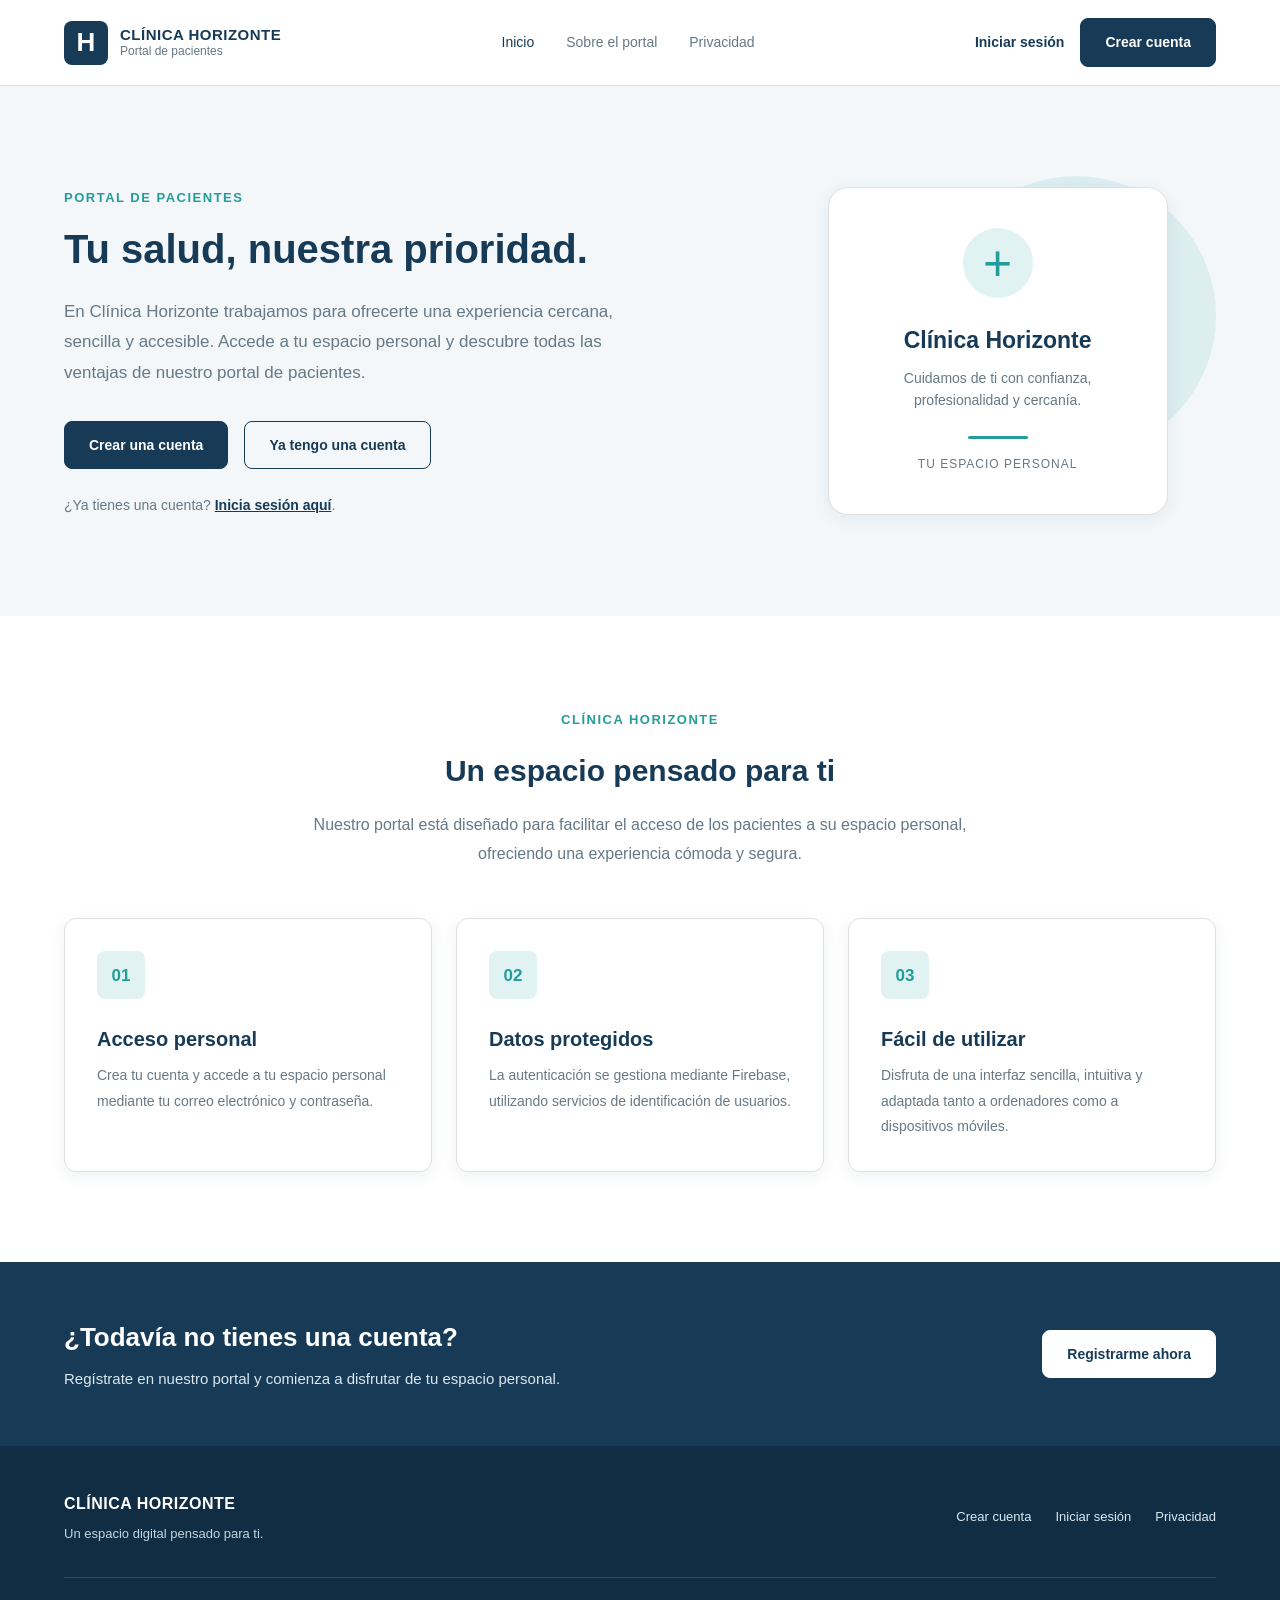
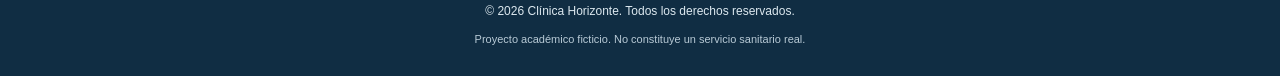
<file: index.html>
<!DOCTYPE html>
<html lang="es">

<head>
    <meta charset="UTF-8">
    <meta name="viewport" content="width=device-width, initial-scale=1.0">

    <meta name="description" content="Portal de pacientes de Clínica Horizonte. Accede a tu cuenta o crea un nuevo perfil.">

    <title>Clínica Horizonte | Portal de pacientes</title>

    <!-- Hoja de estilos principal -->
    <link rel="stylesheet" href="css/styles.css">

</head>

<body>

    <!-- CABECERA -->
    <header class="cabecera">

        <div class="contenedor cabecera-contenido">

            <!-- Identidad de la clínica -->
            <a href="index.html" class="identidad" aria-label="Clínica Horizonte, página de inicio">

                <span class="logo">H</span>

                <span class="nombre-clinica">
                    <strong>CLÍNICA HORIZONTE</strong>
                    <small>Portal de pacientes</small>
                </span>

            </a>

            <!-- Navegación principal -->
            <nav class="navegacion" aria-label="Navegación principal">

                <a href="index.html" class="enlace-activo">Inicio</a>

                <a href="#sobre-nosotros">Sobre el portal</a>

                <a href="#privacidad">Privacidad</a>

            </nav>

            <!-- Acceso a usuarios -->
            <div class="acceso-usuarios">

                <a href="login.html" class="enlace-login">
                    Iniciar sesión
                </a>

                <a href="registro.html" class="boton boton-principal">
                    Crear cuenta
                </a>

            </div>

        </div>

    </header>


    <!-- CONTENIDO PRINCIPAL -->
    <main>

        <!-- SECCIÓN DE BIENVENIDA -->
        <section class="hero">

            <div class="contenedor hero-contenido">

                <div class="hero-texto">

                    <span class="etiqueta-hero">
                        PORTAL DE PACIENTES
                    </span>

                    <h1>
                        Tu salud, nuestra prioridad.
                    </h1>

                    <p>
                        En Clínica Horizonte trabajamos para ofrecerte
                        una experiencia cercana, sencilla y accesible.
                        Accede a tu espacio personal y descubre todas
                        las ventajas de nuestro portal de pacientes.
                    </p>

                    <div class="hero-botones">

                        <a href="registro.html" class="boton boton-principal">
                            Crear una cuenta
                        </a>

                        <a href="login.html" class="boton boton-secundario">
                            Ya tengo una cuenta
                        </a>

                    </div>

                    <p class="texto-auxiliar">
                        ¿Ya tienes una cuenta?
                        <a href="login.html">Inicia sesión aquí</a>.
                    </p>

                </div>

                <!-- Elemento visual de bienvenida -->
                <div class="hero-visual" aria-hidden="true">

                    <div class="tarjeta-visual">

                        <div class="icono-visual">
                            +
                        </div>

                        <h2>Clínica Horizonte</h2>

                        <p>
                            Cuidamos de ti con confianza,
                            profesionalidad y cercanía.
                        </p>

                        <div class="linea-decorativa"></div>

                        <span>Tu espacio personal</span>

                    </div>

                    <div class="circulo-decorativo"></div>

                </div>

            </div>

        </section>


        <!-- SECCIÓN INFORMATIVA -->
        <section class="sobre-nosotros" id="sobre-nosotros">

            <div class="contenedor">

                <div class="titulo-seccion">

                    <span class="etiqueta-seccion">
                        CLÍNICA HORIZONTE
                    </span>

                    <h2>Un espacio pensado para ti</h2>

                    <p>
                        Nuestro portal está diseñado para facilitar
                        el acceso de los pacientes a su espacio personal,
                        ofreciendo una experiencia cómoda y segura.
                    </p>

                </div>


                <div class="tarjetas-caracteristicas">

                    <!-- Tarjeta 1 -->
                    <article class="tarjeta-caracteristica">

                        <div class="icono-caracteristica">
                            <span aria-hidden="true">01</span>
                        </div>

                        <h3>Acceso personal</h3>

                        <p>
                            Crea tu cuenta y accede a tu espacio
                            personal mediante tu correo electrónico
                            y contraseña.
                        </p>

                    </article>


                    <!-- Tarjeta 2 -->
                    <article class="tarjeta-caracteristica">

                        <div class="icono-caracteristica">
                            <span aria-hidden="true">02</span>
                        </div>

                        <h3>Datos protegidos</h3>

                        <p>
                            La autenticación se gestiona mediante
                            Firebase, utilizando servicios de
                            identificación de usuarios.
                        </p>

                    </article>


                    <!-- Tarjeta 3 -->
                    <article class="tarjeta-caracteristica">

                        <div class="icono-caracteristica">
                            <span aria-hidden="true">03</span>
                        </div>

                        <h3>Fácil de utilizar</h3>

                        <p>
                            Disfruta de una interfaz sencilla,
                            intuitiva y adaptada tanto a ordenadores
                            como a dispositivos móviles.
                        </p>

                    </article>

                </div>

            </div>

        </section>


        <!-- SECCIÓN DE ACCESO -->
        <section class="seccion-acceso">

            <div class="contenedor acceso-contenido">

                <div>

                    <h2>¿Todavía no tienes una cuenta?</h2>

                    <p>
                        Regístrate en nuestro portal y comienza
                        a disfrutar de tu espacio personal.
                    </p>

                </div>

                <a href="registro.html" class="boton boton-claro">
                    Registrarme ahora
                </a>

            </div>

        </section>

    </main>


    <!-- PIE DE PÁGINA -->
    <footer class="pie-pagina" id="privacidad">

        <div class="contenedor pie-contenido">

            <div class="pie-identidad">

                <strong>CLÍNICA HORIZONTE</strong>

                <p>
                    Un espacio digital pensado para ti.
                </p>

            </div>


            <div class="pie-enlaces">

                <a href="registro.html">Crear cuenta</a>

                <a href="login.html">Iniciar sesión</a>

                <a href="#privacidad">Privacidad</a>

            </div>


            <div class="pie-informacion">

                <p>
                    © 2026 Clínica Horizonte.
                    Todos los derechos reservados.
                </p>

                <small>
                    Proyecto académico ficticio.
                    No constituye un servicio sanitario real.
                </small>

            </div>

        </div>

    </footer>

</body>

</html>
</file>
<file: css/styles.css>
/* ==========================================
   1. VARIABLES Y CONFIGURACIÓN GENERAL
========================================== */

:root {
    /* Colores principales */
    --color-primary: #173B57;
    --color-secondary: #249D9A;

    /* Fondos */
    --color-background: #F3F7FA;
    --color-surface: #FFFFFF;

    /* Textos */
    --color-text: #333333;
    --color-text-secondary: #667985;

    /* Estados */
    --color-border: #E0E0E0;
    --color-error: #D32F2F;
    --color-error-background: #FFEBEE;
    --color-success: #388E3C;
    --color-success-background: #E8F5E9;

    /* Tipografía */
    --font-family: 'Inter', 'Roboto', 'Helvetica Neue', Arial, sans-serif;

    /* Espaciados */
    --spacing-xs: 4px;
    --spacing-s: 8px;
    --spacing-m: 16px;
    --spacing-l: 24px;
    --spacing-xl: 32px;
    --spacing-xxl: 48px;

    /* Bordes */
    --radius-small: 4px;
    --radius-medium: 8px;
    --radius-large: 12px;

    /* Sombras */
    --shadow-card: 0 4px 16px rgba(23, 59, 87, 0.08);
    --shadow-hover: 0 8px 24px rgba(23, 59, 87, 0.12);

    /* Transiciones */
    --transition: 0.3s ease;
}


/* ==========================================
   2. RESETEO Y ESTILOS GENERALES
========================================== */

* {
    margin: 0;
    padding: 0;
    box-sizing: border-box;
}

html {
    scroll-behavior: smooth;
}

body {
    font-family: var(--font-family);
    font-size: 16px;
    font-weight: 400;
    line-height: 1.6;
    color: var(--color-text);
    background-color: var(--color-background);
}

a {
    color: var(--color-primary);
    text-decoration: none;
    transition: var(--transition);
}

a:hover {
    color: var(--color-secondary);
}

button,
input,
select,
textarea {
    font-family: inherit;
}

button,
a {
    -webkit-tap-highlight-color: transparent;
}

.contenedor {
    width: 90%;
    max-width: 1200px;
    margin: 0 auto;
}


/* ==========================================
   3. BOTONES GENERALES
========================================== */

.boton {
    display: inline-flex;
    align-items: center;
    justify-content: center;
    min-height: 48px;
    padding: 12px 24px;
    border-radius: var(--radius-medium);
    font-size: 14px;
    font-weight: 600;
    text-align: center;
    cursor: pointer;
    transition: var(--transition);
}

.boton-principal {
    color: var(--color-surface);
    background-color: var(--color-primary);
    border: 1px solid var(--color-primary);
}

.boton-principal:hover {
    color: var(--color-surface);
    background-color: var(--color-secondary);
    border-color: var(--color-secondary);
    transform: translateY(-2px);
}

.boton-secundario {
    color: var(--color-primary);
    background-color: transparent;
    border: 1px solid var(--color-primary);
}

.boton-secundario:hover {
    color: var(--color-primary);
    background-color: #E0F2F1;
}

.boton-claro {
    color: var(--color-primary);
    background-color: var(--color-surface);
    border: 1px solid var(--color-surface);
}

.boton-claro:hover {
    color: var(--color-primary);
    background-color: #E0F2F1;
    transform: translateY(-2px);
}

.boton:focus-visible,
a:focus-visible {
    outline: 2px solid var(--color-secondary);
    outline-offset: 4px;
}


/* ==========================================
   4. CABECERA Y NAVEGACIÓN
========================================== */

.cabecera {
    width: 100%;
    background-color: var(--color-surface);
    border-bottom: 1px solid var(--color-border);
}

.cabecera-contenido {
    min-height: 85px;
    display: flex;
    align-items: center;
    justify-content: space-between;
    gap: var(--spacing-l);
}

/* Identidad de la clínica */

.identidad {
    display: flex;
    align-items: center;
    gap: 12px;
    color: var(--color-primary);
}

.identidad:hover {
    color: var(--color-primary);
}

.logo {
    width: 44px;
    height: 44px;
    display: flex;
    align-items: center;
    justify-content: center;
    border-radius: var(--radius-medium);
    background-color: var(--color-primary);
    color: var(--color-surface);
    font-size: 26px;
    font-weight: 700;
}

.nombre-clinica {
    display: flex;
    flex-direction: column;
    line-height: 1.3;
}

.nombre-clinica strong {
    font-size: 15px;
    letter-spacing: 0.5px;
}

.nombre-clinica small {
    color: var(--color-text-secondary);
    font-size: 12px;
}

/* Navegación */

.navegacion {
    display: flex;
    align-items: center;
    gap: var(--spacing-xl);
}

.navegacion a {
    color: var(--color-text-secondary);
    font-size: 14px;
    font-weight: 500;
}

.navegacion a:hover,
.navegacion .enlace-activo {
    color: var(--color-primary);
}

/* Acceso a usuarios */

.acceso-usuarios {
    display: flex;
    align-items: center;
    gap: var(--spacing-m);
}

.enlace-login {
    font-size: 14px;
    font-weight: 600;
}


/* ==========================================
   5. SECCIÓN PRINCIPAL (HERO)
========================================== */

.hero {
    position: relative;
    overflow: hidden;
    padding: 90px 0;
    background-color: var(--color-background);
}

.hero-contenido {
    display: grid;
    grid-template-columns: 1.2fr 0.8fr;
    align-items: center;
    gap: 60px;
}

/* Texto principal */

.hero-texto {
    max-width: 650px;
}

.etiqueta-hero,
.etiqueta-seccion {
    display: inline-block;
    color: var(--color-secondary);
    font-size: 13px;
    font-weight: 700;
    letter-spacing: 1.5px;
}

.etiqueta-hero {
    margin-bottom: var(--spacing-m);
}

.hero-texto h1 {
    max-width: 600px;
    margin-bottom: var(--spacing-l);
    color: var(--color-primary);
    font-size: 40px;
    font-weight: 700;
    line-height: 1.2;
}

.hero-texto > p {
    max-width: 570px;
    margin-bottom: var(--spacing-xl);
    color: var(--color-text-secondary);
    font-size: 17px;
    line-height: 1.8;
}

.hero-botones {
    display: flex;
    flex-wrap: wrap;
    gap: var(--spacing-m);
}

.hero-texto .texto-auxiliar {
    margin-top: var(--spacing-l);
    margin-bottom: 0;
    font-size: 14px;
}

.texto-auxiliar a {
    color: var(--color-primary);
    font-weight: 600;
    text-decoration: underline;
}


/* ==========================================
   6. ELEMENTO VISUAL DECORATIVO
========================================== */

.hero-visual {
    position: relative;
    min-height: 350px;
    display: flex;
    align-items: center;
    justify-content: center;
}

.tarjeta-visual {
    position: relative;
    z-index: 2;
    width: 340px;
    min-height: 270px;
    display: flex;
    flex-direction: column;
    align-items: center;
    justify-content: center;
    padding: 40px;
    background-color: var(--color-surface);
    border: 1px solid var(--color-border);
    border-radius: 20px;
    box-shadow: var(--shadow-card);
    text-align: center;
}

.icono-visual {
    width: 70px;
    height: 70px;
    display: flex;
    align-items: center;
    justify-content: center;
    margin-bottom: var(--spacing-l);
    border-radius: 50%;
    background-color: #E0F2F1;
    color: var(--color-secondary);
    font-size: 50px;
    font-weight: 300;
}

.tarjeta-visual h2 {
    margin-bottom: var(--spacing-s);
    color: var(--color-primary);
    font-size: 23px;
}

.tarjeta-visual p {
    margin-bottom: var(--spacing-l);
    color: var(--color-text-secondary);
    font-size: 14px;
}

.linea-decorativa {
    width: 60px;
    height: 3px;
    margin-bottom: var(--spacing-m);
    border-radius: 10px;
    background-color: var(--color-secondary);
}

.tarjeta-visual span {
    color: var(--color-text-secondary);
    font-size: 12px;
    font-weight: 500;
    letter-spacing: 1px;
    text-transform: uppercase;
}

.circulo-decorativo {
    position: absolute;
    top: 0;
    right: 0;
    width: 280px;
    height: 280px;
    border-radius: 50%;
    background-color: rgba(36, 157, 154, 0.10);
}


/* ==========================================
   7. SECCIÓN SOBRE EL PORTAL
========================================== */

.sobre-nosotros {
    padding: 90px 0;
    background-color: var(--color-surface);
}

.titulo-seccion {
    max-width: 700px;
    margin: 0 auto 50px;
    text-align: center;
}

.etiqueta-seccion {
    margin-bottom: var(--spacing-m);
}

.titulo-seccion h2 {
    margin-bottom: var(--spacing-m);
    color: var(--color-primary);
    font-size: 30px;
    font-weight: 600;
}

.titulo-seccion p {
    color: var(--color-text-secondary);
    font-size: 16px;
    line-height: 1.8;
}


/* ==========================================
   8. TARJETAS DE CARACTERÍSTICAS
========================================== */

.tarjetas-caracteristicas {
    display: grid;
    grid-template-columns: repeat(3, 1fr);
    gap: var(--spacing-l);
}

.tarjeta-caracteristica {
    padding: 32px;
    background-color: var(--color-surface);
    border: 1px solid var(--color-border);
    border-radius: var(--radius-large);
    box-shadow: var(--shadow-card);
    transition: var(--transition);
}

.tarjeta-caracteristica:hover {
    border-color: var(--color-primary);
    box-shadow: var(--shadow-hover);
    transform: translateY(-5px);
}

.icono-caracteristica {
    width: 48px;
    height: 48px;
    display: flex;
    align-items: center;
    justify-content: center;
    margin-bottom: var(--spacing-l);
    border-radius: var(--radius-medium);
    background-color: #E0F2F1;
    color: var(--color-secondary);
    font-size: 17px;
    font-weight: 700;
}

.tarjeta-caracteristica h3 {
    margin-bottom: var(--spacing-s);
    color: var(--color-primary);
    font-size: 20px;
    font-weight: 600;
}

.tarjeta-caracteristica p {
    color: var(--color-text-secondary);
    font-size: 14px;
    line-height: 1.8;
}


/* ==========================================
   9. SECCIÓN DE ACCESO AL REGISTRO
========================================== */

.seccion-acceso {
    padding: 55px 0;
    background-color: var(--color-primary);
    color: var(--color-surface);
}

.acceso-contenido {
    display: flex;
    align-items: center;
    justify-content: space-between;
    gap: var(--spacing-xl);
}

.acceso-contenido h2 {
    margin-bottom: var(--spacing-s);
    font-size: 26px;
    font-weight: 600;
}

.acceso-contenido p {
    color: #DCE8EF;
    font-size: 15px;
}


/* ==========================================
   10. PIE DE PÁGINA
========================================== */

.pie-pagina {
    padding: 45px 0 25px;
    background-color: #102D43;
    color: var(--color-surface);
}

.pie-contenido {
    display: grid;
    grid-template-columns: 1fr 1fr;
    gap: var(--spacing-xl);
}

.pie-identidad strong {
    font-size: 16px;
    letter-spacing: 0.5px;
}

.pie-identidad p {
    margin-top: var(--spacing-s);
    color: #C5D4DE;
    font-size: 13px;
}

.pie-enlaces {
    display: flex;
    align-items: center;
    justify-content: flex-end;
    flex-wrap: wrap;
    gap: var(--spacing-l);
}

.pie-enlaces a {
    color: #DCE8EF;
    font-size: 13px;
}

.pie-enlaces a:hover {
    color: var(--color-secondary);
}

.pie-informacion {
    grid-column: 1 / -1;
    padding-top: var(--spacing-l);
    border-top: 1px solid rgba(255, 255, 255, 0.15);
    text-align: center;
}

.pie-informacion p {
    margin-bottom: var(--spacing-xs);
    color: #DCE8EF;
    font-size: 12px;
}

.pie-informacion small {
    color: #B8CAD6;
    font-size: 11px;
}


/* ==========================================
   11. ESTILOS RESPONSIVE
========================================== */

/* TABLETS: hasta 1023px */

@media (max-width: 1023px) {

    .cabecera-contenido {
        flex-wrap: wrap;
        padding: var(--spacing-m) 0;
    }

    .hero {
        padding: 70px 0;
    }

    .hero-contenido {
        grid-template-columns: 1fr 0.8fr;
        gap: var(--spacing-xl);
    }

    .hero-texto h1 {
        font-size: 34px;
    }

    .tarjeta-visual {
        width: 280px;
        padding: 30px;
    }

    .tarjetas-caracteristicas {
        grid-template-columns: repeat(2, 1fr);
    }

}


/* MÓVILES: hasta 767px */

@media (max-width: 767px) {

    .contenedor {
        width: 90%;
    }

    /* Cabecera */

    .cabecera-contenido {
        flex-direction: column;
        align-items: stretch;
        gap: var(--spacing-m);
    }

    .identidad {
        justify-content: center;
    }

    .navegacion {
        justify-content: center;
        flex-wrap: wrap;
        gap: var(--spacing-m);
    }

    .acceso-usuarios {
        justify-content: center;
    }

    /* Hero */

    .hero {
        padding: 55px 0;
    }

    .hero-contenido {
        grid-template-columns: 1fr;
        gap: var(--spacing-xl);
    }

    .hero-texto {
        text-align: center;
    }

    .hero-texto h1 {
        font-size: 30px;
    }

    .hero-texto > p {
        font-size: 15px;
    }

    .hero-botones {
        flex-direction: column;
    }

    .hero-botones .boton {
        width: 100%;
    }

    .hero-visual {
        min-height: 300px;
    }

    .tarjeta-visual {
        width: 100%;
        max-width: 340px;
    }

    /* Sobre el portal */

    .sobre-nosotros {
        padding: 60px 0;
    }

    .titulo-seccion h2 {
        font-size: 24px;
    }

    .tarjetas-caracteristicas {
        grid-template-columns: 1fr;
    }

    .tarjeta-caracteristica {
        padding: 24px;
    }

    /* Acceso */

    .seccion-acceso {
        padding: 45px 0;
    }

    .acceso-contenido {
        flex-direction: column;
        align-items: stretch;
        text-align: center;
    }

    .acceso-contenido h2 {
        font-size: 22px;
    }

    /* Pie de página */

    .pie-contenido {
        grid-template-columns: 1fr;
        text-align: center;
    }

    .pie-enlaces {
        justify-content: center;
    }

    .pie-informacion {
        grid-column: auto;
    }

}


/* MÓVILES PEQUEÑOS */

@media (max-width: 400px) {

    .nombre-clinica strong {
        font-size: 13px;
    }

    .navegacion {
        gap: var(--spacing-s);
    }

    .navegacion a {
        font-size: 12px;
    }

    .acceso-usuarios {
        flex-direction: column;
    }

    .hero-texto h1 {
        font-size: 27px;
    }

    .titulo-seccion h2 {
        font-size: 22px;
    }

}


/* ==========================================
   12. PREFERENCIAS DE MOVIMIENTO
========================================== */

@media (prefers-reduced-motion: reduce) {

    *,
    *::before,
    *::after {
        scroll-behavior: auto !important;
        transition-duration: 0.01ms !important;
        animation-duration: 0.01ms !important;
        animation-iteration-count: 1 !important;
    }

}


/* ==========================================
   13. PÁGINA DE REGISTRO
========================================== */

.pagina-registro {
    padding: 55px 0 70px;
    background-color: var(--color-background);
}

/* Introducción */

.registro-introduccion {
    max-width: 750px;
    margin: 0 auto 30px;
    text-align: center;
}

.registro-introduccion h1 {
    margin: 12px 0;
    color: var(--color-primary);
    font-size: 36px;
    font-weight: 700;
}

.registro-introduccion p {
    color: var(--color-text-secondary);
    font-size: 15px;
    line-height: 1.8;
}


/* Tarjeta principal */

.tarjeta-registro {
    max-width: 850px;
    margin: 0 auto;
    padding: 40px;
    background-color: var(--color-surface);
    border: 1px solid var(--color-border);
    border-radius: var(--radius-large);
    box-shadow: var(--shadow-card);
}


/* Cabecera del formulario */

.registro-cabecera {
    margin-bottom: 30px;
}

.registro-cabecera h2 {
    margin-bottom: 8px;
    color: var(--color-primary);
    font-size: 24px;
    font-weight: 600;
}

.registro-cabecera p {
    color: var(--color-text-secondary);
    font-size: 14px;
}

.registro-cabecera .texto-obligatorio {
    margin-top: 10px;
    color: var(--color-text-secondary);
    font-size: 13px;
}


/* Distribución de campos */

.grupo-campos {
    display: grid;
    grid-template-columns: repeat(2, minmax(0, 1fr));
    gap: 20px;
    margin-bottom: 20px;
}

.grupo-formulario {
    display: flex;
    flex-direction: column;
    gap: 8px;
    margin-bottom: 20px;
    min-width: 0;
}

.grupo-formulario label {
    color: var(--color-text);
    font-size: 14px;
    font-weight: 600;
}


/* Campos de entrada */

.grupo-formulario input {
    width: 100%;
    min-width: 0;
    height: 48px;
    padding: 12px 16px;
    border: 1px solid var(--color-border);
    border-radius: var(--radius-medium);
    background-color: var(--color-surface);
    color: var(--color-text);
    font-size: 14px;
    outline: none;
    transition: var(--transition);
}

.grupo-formulario input::placeholder {
    color: var(--color-text-secondary);
}

.grupo-formulario input:hover {
    border-color: #AABBC5;
}

.grupo-formulario input:focus {
    border: 2px solid var(--color-primary);
    box-shadow: 0 0 0 3px rgba(36, 157, 154, 0.12);
}

.grupo-formulario input:focus-visible {
    outline: 2px solid var(--color-secondary);
    outline-offset: 2px;
}


/* Campos de contraseña */

.campo-password {
    position: relative;
    display: flex;
    align-items: center;
}

.campo-password input {
    padding-right: 55px;
}

.boton-mostrar-password {
    position: absolute;
    right: 5px;
    width: 40px;
    height: 40px;
    display: flex;
    align-items: center;
    justify-content: center;
    border: none;
    border-radius: var(--radius-small);
    background-color: transparent;
    color: var(--color-text-secondary);
    font-size: 20px;
    cursor: pointer;
    transition: var(--transition);
}

.boton-mostrar-password:hover {
    background-color: #E0F2F1;
    color: var(--color-primary);
}

.boton-mostrar-password:focus-visible {
    outline: 2px solid var(--color-secondary);
}


/* Texto de ayuda y mensajes de error */

.texto-ayuda {
    color: var(--color-text-secondary);
    font-size: 12px;
}

.mensaje-error {
    min-height: 0;
    color: var(--color-error);
    font-size: 13px;
    font-weight: 500;
}

.grupo-formulario input.error {
    border: 2px solid var(--color-error);
    background-color: var(--color-error-background);
}


/* Aviso de privacidad */

.aviso-privacidad {
    margin: 25px 0;
    padding: 20px;
    border: 1px solid #C9DFEB;
    border-radius: var(--radius-medium);
    background-color: #E3F2FD;
}

.aviso-privacidad h3 {
    margin-bottom: 10px;
    color: var(--color-primary);
    font-size: 16px;
}

.aviso-privacidad p {
    margin-bottom: 8px;
    color: #34566B;
    font-size: 13px;
    line-height: 1.7;
}


/* Checkbox de privacidad */

.grupo-privacidad {
    display: flex;
    align-items: flex-start;
    gap: 12px;
    margin: 20px 0 8px;
}

.grupo-privacidad input {
    width: 18px;
    height: 18px;
    flex-shrink: 0;
    margin-top: 2px;
    accent-color: var(--color-primary);
    cursor: pointer;
}

.grupo-privacidad label {
    color: var(--color-text);
    font-size: 13px;
    line-height: 1.6;
    cursor: pointer;
}


/* Mensaje general del formulario */

.mensaje-formulario {
    margin: 15px 0;
    font-size: 14px;
    font-weight: 500;
}

.mensaje-formulario:empty {
    display: none;
}


/* Botón de registro */

.boton-registro {
    width: 100%;
    margin-top: 20px;
    font-size: 15px;
}


/* Enlace al inicio de sesión */

.enlace-login-registro {
    margin-top: 25px;
    text-align: center;
}

.enlace-login-registro p {
    color: var(--color-text-secondary);
    font-size: 14px;
}

.enlace-login-registro a {
    color: var(--color-primary);
    font-weight: 600;
}

.enlace-login-registro a:hover {
    color: var(--color-secondary);
    text-decoration: underline;
}


/* ==========================================
   14. RESPONSIVE DEL REGISTRO
========================================== */

@media (max-width: 767px) {

    .pagina-registro {
        padding: 40px 0 50px;
    }

    .registro-introduccion h1 {
        font-size: 30px;
    }

    .tarjeta-registro {
        padding: 24px 20px;
    }

    .grupo-campos {
        grid-template-columns: 1fr;
        gap: 0;
        margin-bottom: 0;
    }

    .registro-cabecera h2 {
        font-size: 21px;
    }

}

@media (max-width: 400px) {

    .tarjeta-registro {
        padding: 20px 15px;
    }

    .registro-introduccion h1 {
        font-size: 27px;
    }

}


/* Estados de los mensajes del formulario */

.mensaje-exito {
    padding: 12px;
    border-radius: var(--radius-medium);
    background-color: var(--color-success-background);
    color: var(--color-success);
}

.mensaje-error-general {
    padding: 12px;
    border-radius: var(--radius-medium);
    background-color: var(--color-error-background);
    color: var(--color-error);
}


/* ==========================================
   15. PÁGINA DE INICIO DE SESIÓN
========================================== */

.pagina-login {
    min-height: 650px;
    padding: 65px 0 80px;
    background-color: var(--color-background);
}

/* Introducción */

.login-introduccion {
    max-width: 650px;
    margin: 0 auto 35px;
    text-align: center;
}

.login-introduccion h1 {
    margin: 12px 0;
    color: var(--color-primary);
    font-size: 36px;
    font-weight: 700;
}

.login-introduccion p {
    color: var(--color-text-secondary);
    font-size: 15px;
    line-height: 1.8;
}


/* Tarjeta de inicio de sesión */

.tarjeta-login {
    width: 100%;
    max-width: 480px;
    margin: 0 auto;
    padding: 40px;
    background-color: var(--color-surface);
    border: 1px solid var(--color-border);
    border-radius: var(--radius-large);
    box-shadow: var(--shadow-card);
}


/* Cabecera de la tarjeta */

.login-cabecera {
    margin-bottom: 30px;
    text-align: center;
}

.login-icono {
    width: 60px;
    height: 60px;
    display: flex;
    align-items: center;
    justify-content: center;
    margin: 0 auto 20px;
    border-radius: 50%;
    background-color: var(--color-primary);
    color: var(--color-surface);
    font-size: 30px;
    font-weight: 700;
}

.login-cabecera h2 {
    margin-bottom: 10px;
    color: var(--color-primary);
    font-size: 24px;
    font-weight: 600;
}

.login-cabecera p {
    color: var(--color-text-secondary);
    font-size: 14px;
    line-height: 1.7;
}


/* Campos del formulario */

.tarjeta-login .grupo-formulario {
    margin-bottom: 22px;
}

.tarjeta-login .grupo-formulario label {
    font-size: 14px;
    font-weight: 600;
}

.tarjeta-login .grupo-formulario input {
    width: 100%;
    height: 48px;
    padding: 12px 16px;
    border: 1px solid var(--color-border);
    border-radius: var(--radius-medium);
    background-color: var(--color-surface);
    color: var(--color-text);
    font-size: 14px;
    outline: none;
    transition: var(--transition);
}

.tarjeta-login .grupo-formulario input::placeholder {
    color: var(--color-text-secondary);
}

.tarjeta-login .grupo-formulario input:focus {
    border: 2px solid var(--color-primary);
    box-shadow: 0 0 0 3px rgba(36, 157, 154, 0.12);
}

.tarjeta-login .grupo-formulario input.error {
    border: 2px solid var(--color-error);
    background-color: var(--color-error-background);
}


/* Campo de contraseña */

.tarjeta-login .campo-password {
    position: relative;
    display: flex;
    align-items: center;
}

.tarjeta-login .campo-password input {
    padding-right: 55px;
}


/* Botón de inicio de sesión */

.boton-login {
    width: 100%;
    margin-top: 15px;
    font-size: 15px;
}


/* Recuperación de contraseña */

.recuperar-password {
    margin-top: -10px;
    margin-bottom: 20px;
    text-align: right;
}

.recuperar-password a {
    color: var(--color-secondary);
    font-size: 13px;
    font-weight: 600;
    text-decoration: none;
}

.recuperar-password a:hover {
    color: var(--color-primary);
    text-decoration: underline;
}


/* Enlace al registro */

.enlace-registro-login {
    margin-top: 25px;
    text-align: center;
}

.enlace-registro-login p {
    color: var(--color-text-secondary);
    font-size: 14px;
}

.enlace-registro-login a {
    color: var(--color-primary);
    font-weight: 600;
}

.enlace-registro-login a:hover {
    color: var(--color-secondary);
    text-decoration: underline;
}


/* Responsive */

@media (max-width: 767px) {

    .pagina-login {
        min-height: auto;
        padding: 45px 0 60px;
    }

    .login-introduccion h1 {
        font-size: 30px;
    }

    .tarjeta-login {
        padding: 28px 22px;
    }

}

@media (max-width: 400px) {

    .login-introduccion h1 {
        font-size: 27px;
    }

    .tarjeta-login {
        padding: 24px 17px;
    }

}

/* ========================================
   PANEL PRIVADO - CLÍNICA HORIZONTE
======================================== */

.panel-body {
    margin: 0;
    background-color: #f3f7fa;
    color: #193b55;
    font-family: Arial, sans-serif;
    min-height: 100vh;
}

/* CABECERA */

.panel-header {
    background-color: #ffffff;
    border-bottom: 1px solid #e1e8ed;
    padding: 16px 6%;
}

.panel-header-contenido {
    max-width: 1150px;
    margin: auto;
    display: flex;
    align-items: center;
    justify-content: space-between;
}

.panel-marca {
    display: flex;
    align-items: center;
    gap: 12px;
    text-decoration: none;
    color: #193b55;
}

.panel-marca strong {
    display: block;
    font-size: 17px;
    letter-spacing: 0.4px;
}

.panel-marca small {
    display: block;
    color: #718394;
    margin-top: 3px;
}

.panel-logo {
    background-color: #193b55;
    color: white;
    width: 43px;
    height: 43px;
    border-radius: 10px;
    display: flex;
    justify-content: center;
    align-items: center;
    font-size: 24px;
    font-weight: bold;
}

.panel-btn-salir {
    background-color: #193b55;
    color: white;
    border: none;
    padding: 11px 20px;
    border-radius: 7px;
    cursor: pointer;
    font-size: 14px;
    transition: background-color 0.2s;
}

.panel-btn-salir:hover {
    background-color: #247f88;
}

/* CONTENIDO PRINCIPAL */

.panel-main {
    max-width: 1150px;
    margin: 0 auto;
    padding: 45px 25px;
}

/* BIENVENIDA */

.panel-bienvenida {
    background: linear-gradient(120deg, #193b55, #247f88);
    color: white;
    padding: 38px;
    border-radius: 14px;
    display: flex;
    justify-content: space-between;
    align-items: center;
    margin-bottom: 40px;
}

.panel-etiqueta {
    font-size: 12px;
    letter-spacing: 2px;
    font-weight: bold;
    color: #bce7e5;
}

.panel-bienvenida h1 {
    font-size: 29px;
    margin: 15px 0 10px;
}

.panel-bienvenida p {
    line-height: 1.6;
    color: #e2f0f2;
    max-width: 600px;
}

.panel-icono-bienvenida {
    width: 85px;
    height: 85px;
    border: 2px solid #ffffff80;
    border-radius: 50%;
    display: flex;
    align-items: center;
    justify-content: center;
    font-size: 40px;
    font-weight: bold;
}

/* SECCIONES */

.panel-seccion {
    margin-bottom: 38px;
}

.panel-titulo-seccion {
    margin-bottom: 20px;
}

.panel-titulo-seccion h2 {
    font-size: 22px;
    margin-bottom: 7px;
}

.panel-titulo-seccion p {
    color: #718394;
    font-size: 14px;
}

/* DATOS DE LA CUENTA */

.panel-cuenta {
    background-color: white;
    border: 1px solid #e3eaf0;
    border-radius: 12px;
    padding: 25px;
    display: flex;
    align-items: center;
    gap: 20px;
    box-shadow: 0 3px 12px #193b550a;
}

.panel-avatar {
    width: 65px;
    height: 65px;
    background-color: #e4f2f2;
    color: #247f88;
    border-radius: 50%;
    display: flex;
    justify-content: center;
    align-items: center;
    font-size: 26px;
    font-weight: bold;
}

.panel-datos h3 {
    margin: 0 0 12px;
}

.panel-datos p {
    font-size: 14px;
    color: #617587;
    overflow-wrap: anywhere;
}

.panel-estado {
    display: inline-block;
    background-color: #e4f5ed;
    color: #26734d;
    padding: 5px 10px;
    border-radius: 20px;
    font-size: 12px;
    margin-top: 5px;
}

/* TARJETAS DE SERVICIOS */

.panel-servicios {
    display: grid;
    grid-template-columns: repeat(3, 1fr);
    gap: 20px;
}

.panel-servicio {
    background-color: white;
    border: 1px solid #e3eaf0;
    border-radius: 12px;
    padding: 24px;
    transition: transform 0.2s, box-shadow 0.2s;
}

.panel-servicio:hover {
    transform: translateY(-4px);
    box-shadow: 0 7px 20px #193b5512;
}

.panel-servicio-icono {
    width: 42px;
    height: 42px;
    background-color: #e4f2f2;
    color: #247f88;
    display: flex;
    justify-content: center;
    align-items: center;
    border-radius: 9px;
    font-weight: bold;
}

.panel-servicio h3 {
    margin: 18px 0 10px;
    font-size: 17px;
}

.panel-servicio p {
    color: #718394;
    font-size: 14px;
    line-height: 1.6;
    min-height: 65px;
}

.panel-servicio span {
    color: #247f88;
    font-size: 12px;
    font-weight: bold;
}

/* PIE DE PÁGINA */

.panel-footer {
    background-color: #193b55;
    color: white;
    padding: 20px 6%;
    display: flex;
    justify-content: space-between;
    font-size: 13px;
}

/* DISEÑO RESPONSIVE */

@media (max-width: 768px) {

    .panel-main {
        padding: 25px 18px;
    }

    .panel-bienvenida {
        padding: 25px;
    }

    .panel-bienvenida h1 {
        font-size: 23px;
    }

    .panel-icono-bienvenida {
        display: none;
    }

    .panel-servicios {
        grid-template-columns: 1fr;
    }

    .panel-footer {
        flex-direction: column;
        text-align: center;
        gap: 5px;
    }

}

@media (max-width: 450px) {

    .panel-header {
        padding: 13px;
    }

    .panel-marca strong {
        font-size: 13px;
    }

    .panel-marca small {
        font-size: 11px;
    }

    .panel-btn-salir {
        padding: 9px 11px;
        font-size: 12px;
    }

    .panel-bienvenida {
        padding: 22px;
    }

    .panel-bienvenida h1 {
        font-size: 20px;
    }

    .panel-cuenta {
        padding: 18px;
        align-items: flex-start;
    }

}

/* ========================================
   16. FORMULARIO DE EDICIÓN DE DATOS
   ======================================== */

/* Tarjeta que contiene el formulario */
.panel-main form {
    margin: 0 0 38px;
    padding: 30px;
    background-color: #ffffff;
    border: 1px solid #e3eaf0;
    border-radius: 12px;
    box-shadow: 0 3px 12px rgba(25, 59, 85, 0.06);
}

/* Etiquetas de los campos */
.panel-main form label {
    display: block;
    margin-bottom: 8px;
    color: #193b55;
    font-size: 14px;
    font-weight: 600;
}

/* Campos de texto y fecha */
.panel-main form input:not([type="checkbox"]):not([type="radio"]),
.panel-main form select,
.panel-main form textarea {
    display: block;
    width: 100%;
    max-width: 520px;
    min-height: 46px;
    padding: 11px 14px;
    border: 1px solid #d8e1e8;
    border-radius: 8px;
    background-color: #ffffff;
    color: #333333;
    font-family: inherit;
    font-size: 14px;
    transition: border-color 0.2s ease, box-shadow 0.2s ease;
}

/* Estado de foco de los campos */
.panel-main form input:not([type="checkbox"]):not([type="radio"]):focus,
.panel-main form select:focus,
.panel-main form textarea:focus {
    border-color: #249d9a;
    outline: none;
    box-shadow: 0 0 0 3px rgba(36, 157, 154, 0.13);
}

/* Separación entre campos */
.panel-main form input + br {
    display: none;
}

/* Botones del formulario */
.panel-main form button,
.panel-main form input[type="submit"],
.panel-main form input[type="button"] {
    display: inline-flex;
    align-items: center;
    justify-content: center;
    min-height: 43px;
    margin: 8px 8px 0 0;
    padding: 10px 20px;
    border: 1px solid #193b55;
    border-radius: 7px;
    background-color: #193b55;
    color: #ffffff;
    font-family: inherit;
    font-size: 14px;
    font-weight: 600;
    cursor: pointer;
    transition: background-color 0.2s ease, border-color 0.2s ease, transform 0.2s ease;
}

.panel-main form button:hover,
.panel-main form input[type="submit"]:hover,
.panel-main form input[type="button"]:hover {
    border-color: #249d9a;
    background-color: #249d9a;
    transform: translateY(-1px);
}

/* Botón de cancelar, si se identifica mediante su atributo o clase */
.panel-main form button[type="button"],
.panel-main form .boton-cancelar {
    border-color: #cbd6de;
    background-color: #ffffff;
    color: #193b55;
}

.panel-main form button[type="button"]:hover,
.panel-main form .boton-cancelar:hover {
    border-color: #aebdc8;
    background-color: #f3f7fa;
    color: #193b55;
}

/* Mensajes mostrados junto al formulario */
.panel-main form .mensaje-formulario,
.panel-main form + .mensaje-formulario {
    margin-top: 16px;
}

/* Ajustes para pantallas pequeñas */
@media (max-width: 768px) {
    .panel-main form {
        padding: 22px 18px;
    }

    .panel-main form input:not([type="checkbox"]):not([type="radio"]),
    .panel-main form select,
    .panel-main form textarea {
        max-width: 100%;
    }
}

@media (max-width: 450px) {
    .panel-main form {
        padding: 18px 15px;
    }

    .panel-main form button,
    .panel-main form input[type="submit"],
    .panel-main form input[type="button"] {
        width: 100%;
        margin-right: 0;
    }
}


/* ========================================
   BOTÓN EDITAR DATOS DEL PERFIL
======================================== */

#btnEditarDatos {
    display: inline-flex;
    align-items: center;
    justify-content: center;
    min-height: 43px;
    margin-top: 12px;
    padding: 10px 20px;
    border: 1px solid var(--color-primary);
    border-radius: var(--radius-medium);
    background-color: var(--color-primary);
    color: var(--color-surface);
    font-family: inherit;
    font-size: 14px;
    font-weight: 600;
    cursor: pointer;
    transition: var(--transition);
}

#btnEditarDatos:hover {
    border-color: var(--color-secondary);
    background-color: var(--color-secondary);
    transform: translateY(-2px);
}

#btnEditarDatos:focus-visible {
    outline: 2px solid var(--color-secondary);
    outline-offset: 3px;
}
</file>
